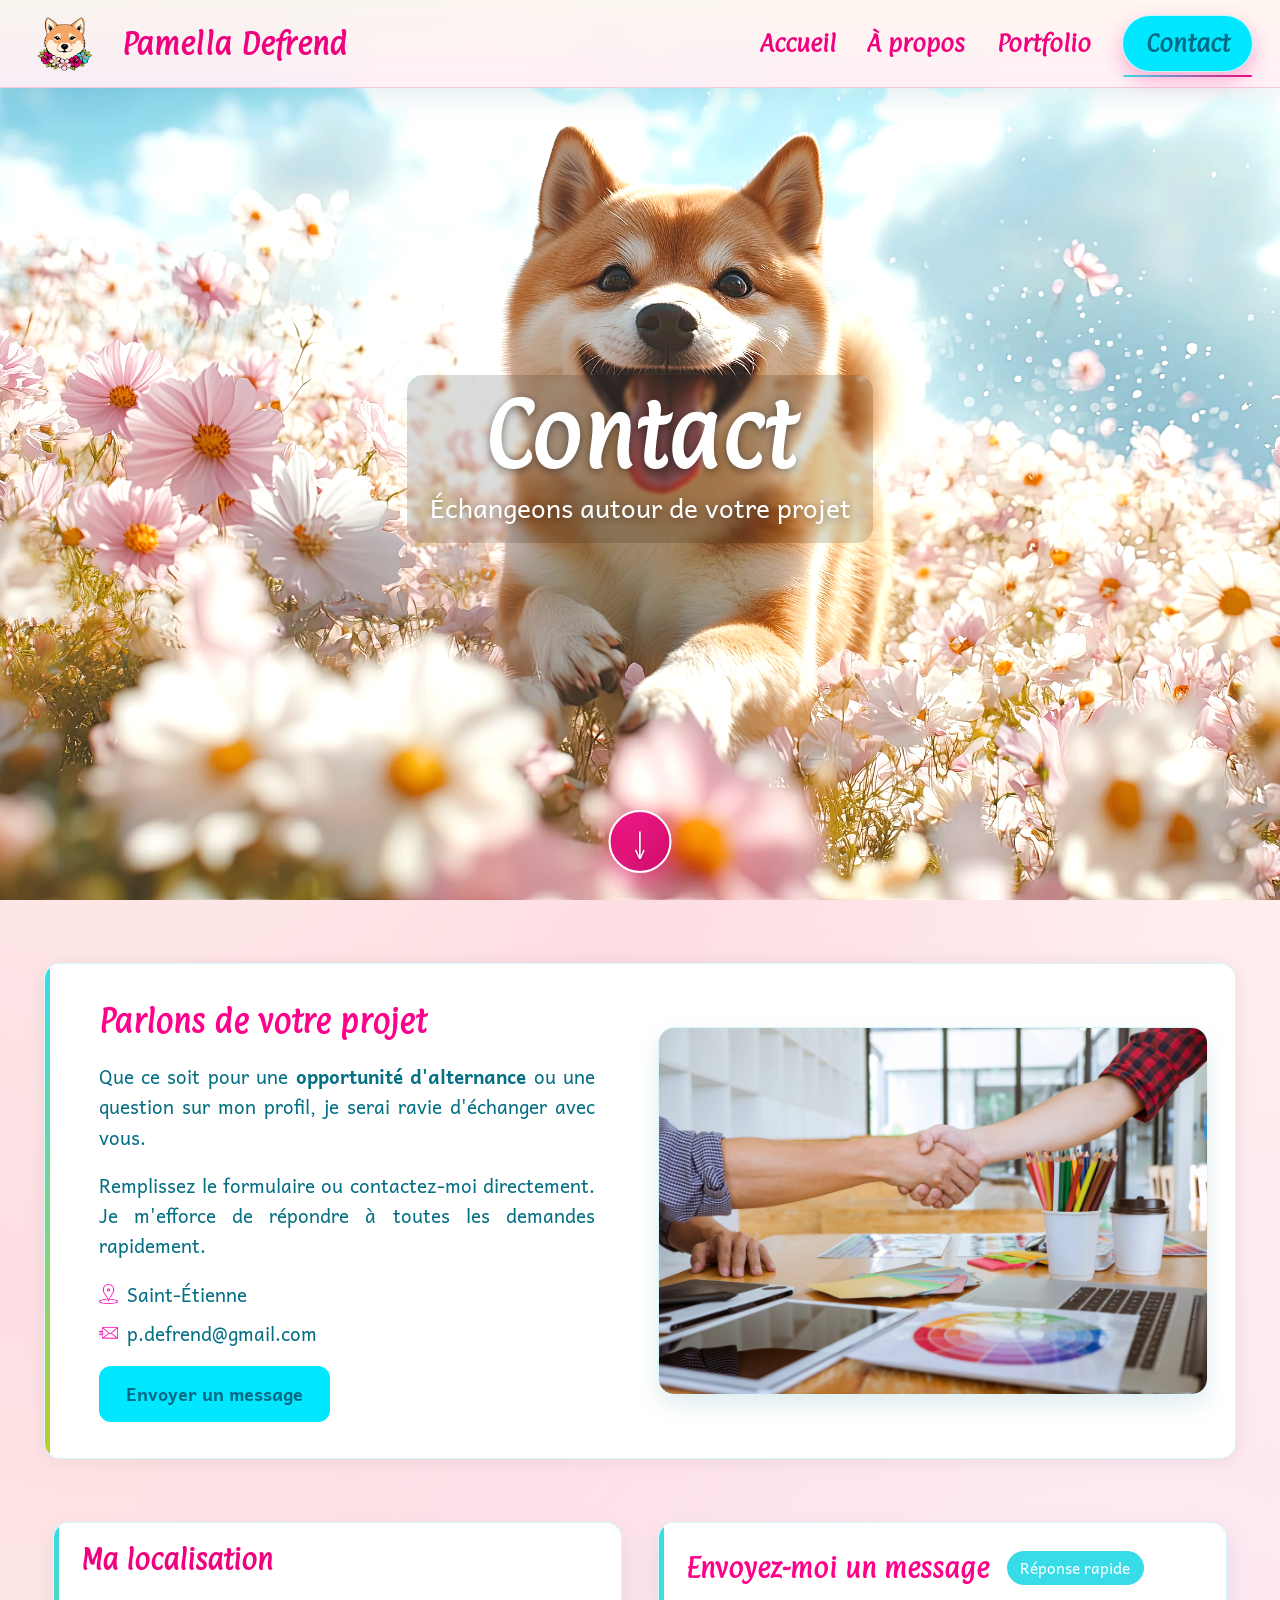
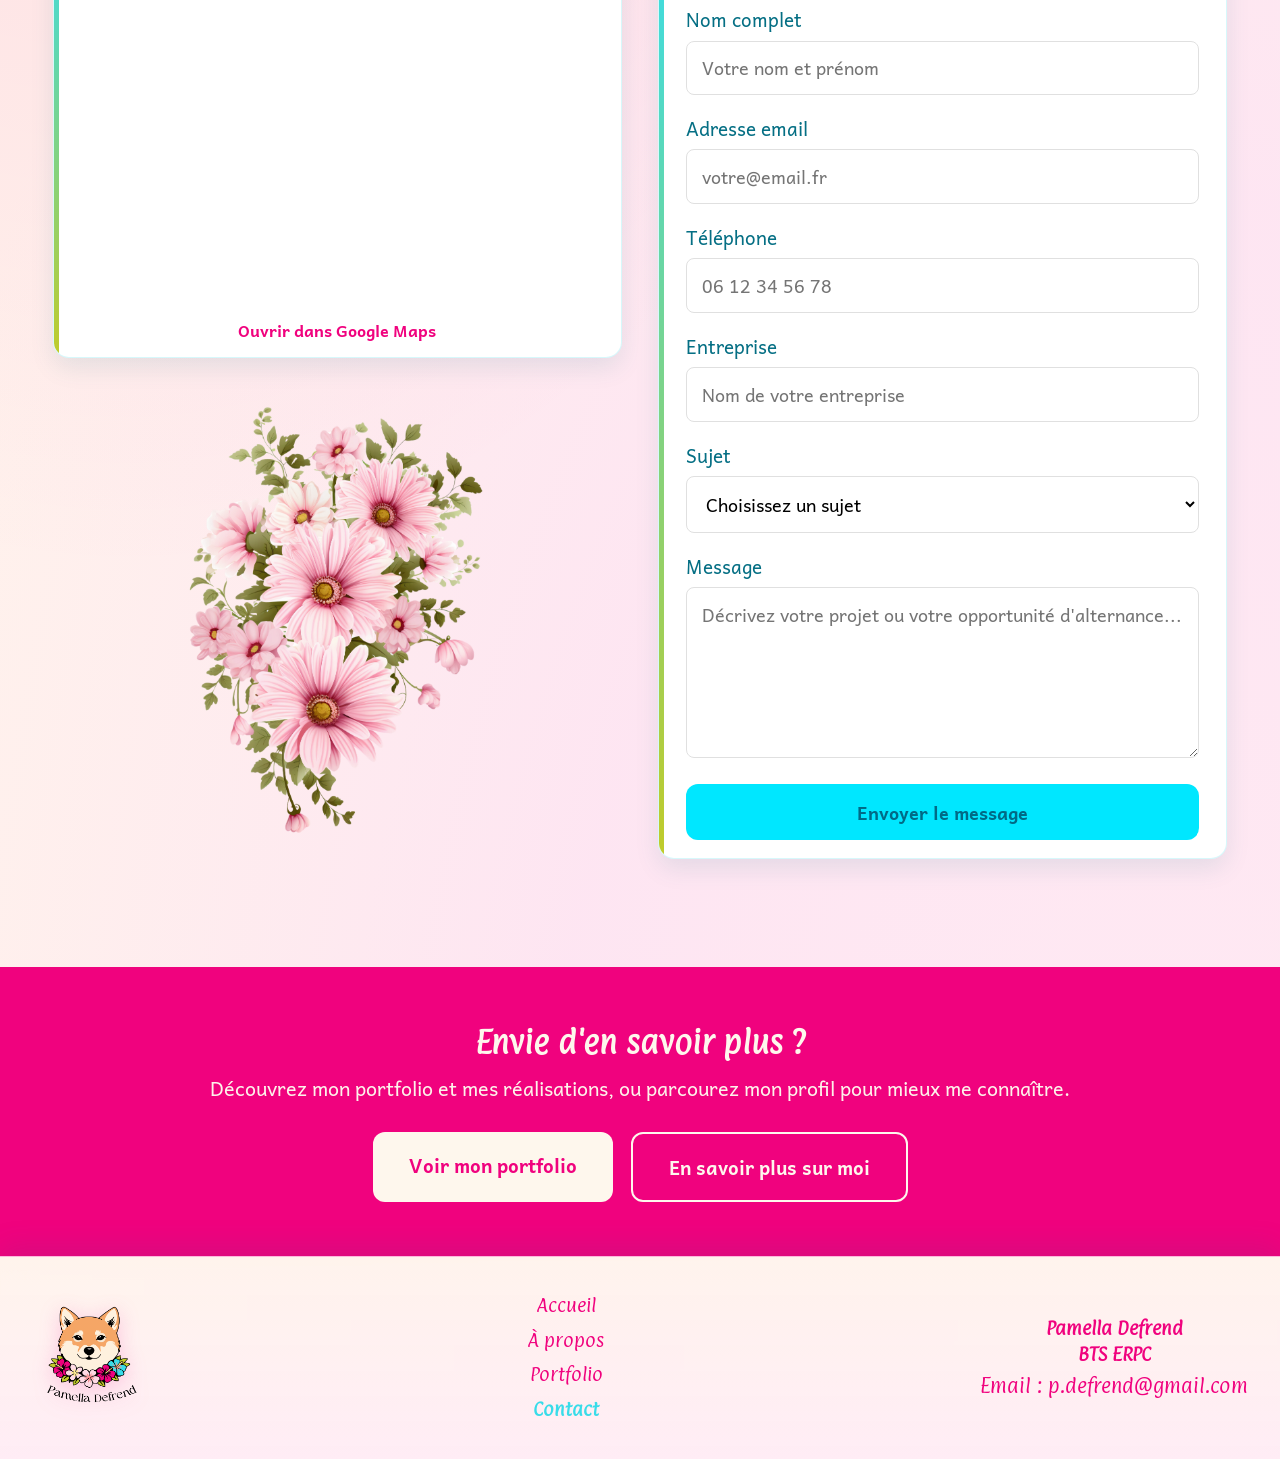
<file: contact.html>
<!DOCTYPE html>
<html lang="fr">
<head>
  <meta charset="UTF-8">
  <meta name="viewport" content="width=device-width, initial-scale=1.0">
  <meta name="description" content="Contactez Pamella pour une opportunité d'alternance en BTS ERPC à Saint-Étienne. Discutons de votre projet.">
  <meta name="theme-color" content="#38DCE9">
  <title>Contact — Pamella</title>
  <link rel="stylesheet" href="css/style.css">
</head>
<body>
  <div class="bg-fixed" aria-hidden="true"></div>
  <a href="#main-content" class="skip-link">Aller au contenu principal</a>
  <header class="header">
    <a href="index.html#top" class="header__brand">
      <img src="images/Logo Shiba secondaire.webp" alt="Logo Pamella Defrend, retour à l'accueil" class="header__logo-img">
      <span class="header__name">Pamella Defrend</span>
    </a>
    <button type="button" class="header__burger" aria-label="Ouvrir le menu" aria-expanded="false" aria-controls="header-nav" id="header-burger">
      <span class="header__burger-line"></span>
      <span class="header__burger-line"></span>
      <span class="header__burger-line"></span>
    </button>
    <nav class="header__nav" id="header-nav">
      <a href="index.html">Accueil</a>
      <a href="about.html">À propos</a>
      <a href="portfolio.html">Portfolio</a>
      <a href="contact.html" class="header__nav-btn active">Contact</a>
    </nav>
  </header>

  <div class="page-banner page-banner--contact" role="banner">
    <img src="images/Banniere/Shiba_gambade_dans_champs_fleuri.webp" alt="Shiba gambadant dans un champ fleuri, bannière Contact" class="page-banner__img" loading="eager" onerror="this.style.display='none'">
    <div class="page-banner__overlay">
      <div class="page-banner__text">
        <h1 class="page-banner__title">Contact</h1>
        <p class="page-banner__tagline">Échangeons autour de votre projet</p>
      </div>
    </div>
    <a href="#main-content" class="page-banner__scroll" aria-label="Descendre au contenu">
      <span class="page-banner__scroll-icon" aria-hidden="true">↓</span>
    </a>
  </div>

  <main id="main-content" class="main main--contact">
    <!-- Section Intro + visuel -->
    <section class="contact-intro-section" aria-labelledby="contact-intro-title">
      <div class="contact-intro-grid">
        <div class="contact-intro-text">
          <h2 id="contact-intro-title" class="contact-intro__title">Parlons de votre projet</h2>
          <p class="contact-intro__paragraph">
            Que ce soit pour une <strong>opportunité d'alternance</strong> ou une question sur mon profil, je serai ravie d'échanger avec vous.
          </p>
          <p class="contact-intro__paragraph">
            Remplissez le formulaire ou contactez-moi directement. Je m'efforce de répondre à toutes les demandes rapidement.
          </p>
          <ul class="contact-intro__list">
            <li><span class="contact-intro__icon" aria-hidden="true"><img src="images/Icones/Lieu.webp" alt="" class="contact-intro__icon-img"></span> Saint-Étienne</li>
            <li><span class="contact-intro__icon" aria-hidden="true"><img src="images/Icones/Mail.webp" alt="" class="contact-intro__icon-img"></span> p.defrend@gmail.com</li>
          </ul>
          <a href="#contact-form" class="btn btn--primary">Envoyer un message</a>
        </div>
        <div class="contact-intro-visual">
          <img src="images/contact/Accord_communication_graphiste.webp" alt="Échange et communication entre graphiste et client, projet professionnel" class="contact-intro__img" loading="lazy" onerror="this.style.display='none'">
        </div>
      </div>
    </section>

    <!-- Section formulaire + infos pratiques -->
    <section id="contact-form" class="contact-form-section" aria-labelledby="contact-form-title">
      <div class="contact-grid">
        <div class="contact-info-column">
          <div class="contact-map-card">
            <h2 class="contact-map__title">Ma localisation</h2>
            <div class="contact-map__wrapper">
              <iframe
                src="https://www.openstreetmap.org/export/embed.html?bbox=4.35%2C45.40%2C4.42%2C45.48&layer=mapnik&marker=45.4397%2C4.3872"
                width="100%"
                height="280"
                style="border:0;"
                loading="lazy"
                title="Carte - Saint-Étienne">
              </iframe>
            </div>
            <a href="https://www.google.com/maps/search/Saint-%C3%89tienne" target="_blank" rel="noopener noreferrer" class="contact-map__link">Ouvrir dans Google Maps</a>
          </div>

          <div class="contact-photo-card">
            <img src="images/contact/Fleurs_roses.webp" alt="Fleurs roses, ambiance contact et bienveillance" class="contact-photo__img" loading="lazy" onerror="this.style.display='none'">
          </div>
        </div>

        <div class="contact-form-wrapper">
          <div class="contact-form__header">
            <h2 id="contact-form-title" class="contact-form__title">Envoyez-moi un message</h2>
            <span class="contact-form__badge">Réponse rapide</span>
          </div>
          <form id="contactForm" class="contact-form" action="https://formspree.io/f/xbdzoylp" method="post" data-no-backend-msg="Créez un formulaire sur Formspree puis remplacez YOUR_FORM_ID dans l'attribut action du formulaire.">
            <div class="form-group">
              <label for="name">Nom complet</label>
              <input type="text" id="name" name="name" required placeholder="Votre nom et prénom" autocomplete="name">
            </div>
            <div class="form-group">
              <label for="email">Adresse email</label>
              <input type="email" id="email" name="email" required placeholder="votre@email.fr" autocomplete="email">
            </div>
            <div class="form-group">
              <label for="phone">Téléphone</label>
              <input type="tel" id="phone" name="phone" placeholder="06 12 34 56 78" autocomplete="tel">
            </div>
            <div class="form-group">
              <label for="company">Entreprise</label>
              <input type="text" id="company" name="company" placeholder="Nom de votre entreprise">
            </div>
            <div class="form-group">
              <label for="subject">Sujet</label>
              <select id="subject" name="subject" required>
                <option value="">Choisissez un sujet</option>
                <option value="alternance">Alternance</option>
                <option value="question">Question sur mon profil</option>
                <option value="autre">Autre</option>
              </select>
            </div>
            <div class="form-group">
              <label for="message">Message</label>
              <textarea id="message" name="message" required placeholder="Décrivez votre projet ou votre opportunité d'alternance..." rows="5"></textarea>
            </div>
            <div class="form-honeypot" aria-hidden="true">
              <label for="website">Ne pas remplir ce champ</label>
              <input type="text" id="website" name="_gotcha" tabindex="-1" autocomplete="off">
            </div>
            <input type="hidden" name="_subject" value="Nouveau message depuis le site portfolio">
            <input type="hidden" name="_language" value="fr">
            <button type="submit" class="btn btn--primary btn--block">Envoyer le message</button>
            <p id="contactFormStatus" class="contact-form__status" role="status" aria-live="polite"></p>
          </form>
        </div>
      </div>
    </section>
  </main>

  <!-- Section CTA pleine largeur -->
  <section class="cta-section" aria-labelledby="titre-cta-contact">
    <div class="cta-section__inner">
      <h2 id="titre-cta-contact" class="cta-section__title">Envie d'en savoir plus ?</h2>
      <p class="cta-section__text">Découvrez mon portfolio et mes réalisations, ou parcourez mon profil pour mieux me connaître.</p>
      <div class="cta-section__buttons">
        <a href="portfolio.html" class="btn btn--primary btn--large">Voir mon portfolio</a>
        <a href="about.html" class="btn btn--secondary btn--large">En savoir plus sur moi</a>
      </div>
    </div>
  </section>

  <footer class="footer">
    <div class="footer__grid">
      <div class="footer__col">
        <a href="index.html#top" class="footer__logo-link"><img src="images/Logo Shiba prinicpal.webp" alt="Logo Pamella Defrend, retour à l'accueil" class="footer__logo-img"></a>
      </div>
      <div class="footer__col">
        <ul class="footer__links">
          <li><a href="index.html">Accueil</a></li>
          <li><a href="about.html">À propos</a></li>
          <li><a href="portfolio.html">Portfolio</a></li>
          <li><a href="contact.html" class="active">Contact</a></li>
        </ul>
      </div>
      <div class="footer__col">
        <span class="footer__title">Pamella Defrend <br> BTS ERPC</span>
        <p class="footer__contact">
          Email : <a href="mailto:p.defrend@gmail.com">p.defrend@gmail.com</a>
        </p>
      </div>
    </div>
  </footer>

  <button type="button" id="scrollToTop" class="scroll-to-top" aria-label="Retour en haut de la page">
    <span aria-hidden="true">↑</span>
  </button>

  <script src="js/main.js"></script>
</body>
</html>
</file>
<file: css/style.css>
/* Police Andika (dossier Police/) pour les textes */
@font-face {
  font-family: 'Andika';
  src: url('../Police/Andika/Andika-Regular.ttf') format('truetype');
  font-weight: 400;
  font-style: normal;
  font-display: swap;
}
@font-face {
  font-family: 'Andika';
  src: url('../Police/Andika/Andika-Bold.ttf') format('truetype');
  font-weight: 700;
  font-style: normal;
  font-display: swap;
}
@font-face {
  font-family: 'Andika';
  src: url('../Police/Andika/Andika-Italic.ttf') format('truetype');
  font-weight: 400;
  font-style: italic;
  font-display: swap;
}
@font-face {
  font-family: 'Andika';
  src: url('../Police/Andika/Andika-BoldItalic.ttf') format('truetype');
  font-weight: 700;
  font-style: italic;
  font-display: swap;
}

/* Police Paprika (dossier Police/Paprika/) pour les titres */
@font-face {
  font-family: 'Paprika';
  src: url('../Police/Paprika/Paprika-Regular.ttf') format('truetype');
  font-weight: 400;
  font-style: normal;
  font-display: swap;
}

/* ===== Variables & base ===== */
:root {
  --color-primary: #00E7FF;
  --color-primary-dark: #00CFE6;
  --color-secondary: #FFB15A;
  --color-text: #006A86;
  --color-text-muted: #006A86;
  --color-bg: #fff;
  --color-bg-alt: #fff;
  --color-border: #e0e0e0;
  --grad-band-start: #00E7FF;
  --grad-band-end: #D6F200;
  --font-sans: 'Andika', sans-serif;
  --font-display: 'Paprika', cursive;
  --font-hand: 'Patrick Hand', cursive;
  --font-fun: 'Chewy', cursive;
  --shadow: 0 2px 12px rgba(0,0,0,0.08);
  --shadow-lg: 0 8px 32px rgba(0,0,0,0.12);
  --radius: 12px;
  --header-height: 88px;
}

*, *::before, *::after { box-sizing: border-box; }

html {
  scroll-behavior: smooth;
  font-family: 'Andika', sans-serif;
  color: #056F84;
  background:
    radial-gradient(120% 95% at 10% 0%, #FFF5EF 0%, rgba(240, 2, 126, 0.08) 45%, rgba(255, 255, 255, 0) 75%),
    radial-gradient(130% 110% at 90% 100%, #FFEAF3 0%, rgba(240, 2, 126, 0.1) 38%, #FFF2EC 78%);
  min-height: 100%;
  font-size: 18px;
}

/* Taille de base augmentée partout sauf header, footer, bannière */
.header, .footer, .page-banner { font-size: 0.8889rem; }

body {
  margin: 0;
  font-family: 'Andika', sans-serif;
  font-size: 1.1rem;
  line-height: 1.6;
  color: #006A86;
  background:
    radial-gradient(120% 95% at 10% 0%, #FFF5EF 0%, rgba(240, 2, 126, 0.08) 45%, rgba(255, 255, 255, 0) 75%),
    radial-gradient(130% 110% at 90% 100%, #FFEAF3 0%, rgba(240, 2, 126, 0.1) 38%, #FFF2EC 78%);
  background-attachment: fixed;
  padding-top: var(--header-height);
  min-height: 100vh;
}

img { max-width: 100%; height: auto; display: block; }
h2 { color: #FF008A; }
h3 { color: #00DDF6; }
a { color: #00C7E0; text-decoration: none; }
a:hover { text-decoration: underline; }

/* ===== Skip link (accessibilité) ===== */
.skip-link {
  position: absolute;
  top: -100px;
  left: 1rem;
  padding: 0.75rem 1rem;
  background: #38DCE9;
  color: #fff;
  font-weight: 600;
  z-index: 9999;
  border-radius: var(--radius);
  transition: top 0.2s;
}
.skip-link:focus {
  top: 1rem;
  outline: 3px solid var(--color-text);
  outline-offset: 2px;
}

/* ===== Fond fixe décoratif (dégradé crème → rose adouci) ===== */
.bg-fixed {
  position: fixed;
  inset: 0;
  background:
    radial-gradient(120% 95% at 10% 0%, #FFF5EF 0%, rgba(240, 2, 126, 0.08) 45%, rgba(255, 255, 255, 0) 75%),
    radial-gradient(130% 110% at 90% 100%, #FFEAF3 0%, rgba(240, 2, 126, 0.1) 38%, #FFF2EC 78%);
  background-attachment: fixed;
  pointer-events: none;
  z-index: 0;
}

/* ===== Header ===== */
.header {
  position: fixed;
  top: 0;
  left: 0;
  right: 0;
  height: var(--header-height);
  display: flex;
  align-items: center;
  justify-content: space-between;
  padding: 0 1.5rem;
  background: linear-gradient(180deg, rgba(255, 246, 239, 0.96), rgba(255, 239, 246, 0.94));
  backdrop-filter: blur(12px);
  border-bottom: 1px solid rgba(240, 2, 126, 0.2);
  box-shadow: 0 10px 28px rgba(5, 111, 132, 0.1);
  z-index: 1000;
}
.header__brand {
  display: flex;
  align-items: center;
  gap: 0.9rem;
  color: #F0027E;
  font-family: 'Paprika', cursive;
  font-weight: 700;
  font-size: 1.45rem;
  transition: transform 0.2s ease, color 0.2s ease;
}
.header__brand:hover {
  text-decoration: none;
  color: #c90268;
  transform: translateY(-1px);
}
.header__logo-img { height: 64px; width: auto; }
.header__burger {
  display: none;
  flex-direction: column;
  justify-content: center;
  gap: 6px;
  width: 48px;
  height: 48px;
  padding: 0;
  border: none;
  background: transparent;
  cursor: pointer;
  border-radius: var(--radius);
}
.header__burger:hover { background: var(--color-bg-alt); }
.header__burger-line {
  display: block;
  width: 24px;
  height: 2.5px;
  background: #F0027E;
  border-radius: 1px;
  transition: transform 0.3s, opacity 0.3s;
}
.header__burger[aria-expanded="true"] .header__burger-line:nth-child(1) {
  transform: translateY(8.5px) rotate(45deg);
}
.header__burger[aria-expanded="true"] .header__burger-line:nth-child(2) {
  opacity: 0;
}
.header__burger[aria-expanded="true"] .header__burger-line:nth-child(3) {
  transform: translateY(-8.5px) rotate(-45deg);
}
.header__nav {
  display: flex;
  align-items: center;
  gap: 1.75rem;
}
.header__nav a {
  position: relative;
  color: #F0027E;
  font-family: 'Paprika', cursive;
  font-size: 1.15rem;
  font-weight: 700;
  text-decoration: none;
  transition: color 0.2s ease;
}
.header__nav a::after {
  content: '';
  position: absolute;
  left: 0;
  right: 0;
  bottom: -0.35rem;
  height: 2px;
  border-radius: 999px;
  background: linear-gradient(90deg, #38DCE9, #F0027E);
  transform: scaleX(0);
  transform-origin: center;
  transition: transform 0.25s ease;
}
.header__nav a:hover {
  color: #38DCE9;
}
.header__nav a:hover::after,
.header__nav a.active::after {
  transform: scaleX(1);
}
.header__nav a.active { color: #38DCE9; font-weight: 600; }
.header__nav-btn {
  font-family: 'Paprika', cursive;
  font-size: 1.1rem;
  padding: 0.6rem 1.25rem !important;
  background: linear-gradient(135deg, #F0027E, #cf026d) !important;
  color: #fff !important;
  border: 1px solid rgba(255, 255, 255, 0.75);
  border-radius: 999px;
  box-shadow: 0 8px 20px rgba(240, 2, 126, 0.3);
}
.header__nav-btn:hover {
  background: linear-gradient(135deg, #ff1a90, #d00272) !important;
  text-decoration: none !important;
  opacity: 1;
  box-shadow: 0 10px 24px rgba(240, 2, 126, 0.4);
}
.header__nav-btn.active { background: #00E7FF !important; color: #006A86 !important; }
.header__nav-btn.active:hover { background: #00CFE6 !important; color: #006A86 !important; text-decoration: none !important; opacity: 0.95; }

@media (max-width: 768px) {
  .header__burger { display: flex; }
  .header__nav {
    position: fixed;
    top: var(--header-height);
    left: 0;
    right: 0;
    flex-direction: column;
    padding: 1.5rem;
    background: rgba(255,255,255,0.98);
    border-bottom: 1px solid var(--color-border);
    gap: 0;
    max-height: 0;
    overflow: hidden;
    opacity: 0;
    transition: max-height 0.3s, opacity 0.3s;
  }
  .header__nav.is-open {
    max-height: 280px;
    opacity: 1;
  }
  .header__nav a {
    padding: 0.75rem 0;
    width: 100%;
    text-align: center;
    border-bottom: 1px solid var(--color-border);
  }
  .header__nav a:last-child { border-bottom: none; }
}

/* ===== Page banner ===== */
.page-banner {
  position: relative;
  min-height: 100vh;
  display: flex;
  align-items: center;
  justify-content: center;
  margin: calc(-1 * var(--header-height)) 0 0;
  padding: 0;
  overflow: hidden;
}
.page-banner__img {
  position: absolute;
  inset: 0;
  width: 100%;
  height: 100%;
  object-fit: cover;
  object-position: center 25%;
  filter: brightness(1.08) contrast(1.02);
}
.page-banner--contact .page-banner__img {
  filter: brightness(1.35) contrast(1.05);
}
.page-banner__overlay {
  position: relative;
  z-index: 1;
  width: 100%;
  display: flex;
  flex-direction: column;
  align-items: center;
  justify-content: center;
  padding: 4rem 1.5rem 3rem;
  color: #fff;
  text-align: center;
}
.page-banner__text {
  max-width: 780px;
  margin: 0 auto;
  padding: 1rem 1.25rem;
  border-radius: 16px;
  background: rgba(0, 0, 0, 0.14);
  backdrop-filter: blur(2px);
}
.page-banner__title {
  margin: 0 0 0.75rem;
  font-family: 'Paprika', cursive;
  font-size: clamp(2.75rem, 7vw, 4.25rem);
  font-weight: 700;
  line-height: 1.1;
  letter-spacing: 0.01em;
  text-shadow: 0 2px 10px rgba(0, 0, 0, 0.45);
}
.page-banner__tagline {
  margin: 0;
  font-size: 1.45rem;
  line-height: 1.35;
  opacity: 1;
  text-shadow: 0 2px 8px rgba(0, 0, 0, 0.4);
}
.page-banner__cta {
  display: flex;
  flex-wrap: wrap;
  gap: 1.25rem;
  justify-content: center;
  margin-top: 2rem;
}
.page-banner__cta .btn {
  padding: 0.95rem 1.85rem;
  font-size: 1.15rem;
}
.page-banner__scroll {
  position: absolute;
  bottom: 1.5rem;
  left: 50%;
  transform: translateX(-50%);
  z-index: 2;
  display: flex;
  align-items: center;
  justify-content: center;
  width: 3.5rem;
  height: 3.5rem;
  color: #fff;
  text-decoration: none;
  border: 2px solid #fff;
  background: linear-gradient(135deg, rgba(240, 2, 126, 0.88), rgba(207, 2, 109, 0.88));
  border-radius: 50%;
  box-shadow: 0 10px 24px rgba(240, 2, 126, 0.45);
  transition: background 0.25s ease, box-shadow 0.25s ease, transform 0.2s ease;
}
.page-banner__scroll:hover {
  text-decoration: none;
  background: linear-gradient(135deg, rgba(255, 26, 144, 0.82), rgba(208, 2, 114, 0.82));
  box-shadow: 0 14px 30px rgba(240, 2, 126, 0.55);
  transform: translateX(-50%) translateY(-2px);
  color: #fff;
}
.page-banner__scroll:focus-visible {
  outline: none;
  box-shadow: 0 0 0 3px rgba(255, 255, 255, 0.75), 0 10px 24px rgba(240, 2, 126, 0.45);
}
.page-banner__scroll-icon {
  font-size: 1.75rem;
  line-height: 1;
  text-shadow: 0 1px 2px rgba(0, 0, 0, 0.25);
  animation: bounce 2s infinite;
}
@keyframes bounce {
  0%, 100% { transform: translateY(0); }
  50% { transform: translateY(4px); }
}

/* ===== Boutons ===== */
.btn {
  display: inline-block;
  padding: 0.75rem 1.5rem;
  font-family: var(--font-sans);
  font-weight: 600;
  font-size: 1rem;
  text-align: center;
  border: none;
  border-radius: var(--radius);
  cursor: pointer;
  transition: background 0.2s, transform 0.15s;
}
.btn:hover { text-decoration: none; transform: translateY(-1px); }
.btn--primary {
  background: #00E7FF;
  color: #006A86;
}
.btn--primary:hover { background: #00CFE6; color: #006A86; }
.btn--secondary {
  background: #fff;
  color: #00C7E0;
  border: 2px solid #00E7FF;
}
.btn--secondary:hover { background: rgba(0, 231, 255, 0.14); }
.btn--banner {
  color: #fff;
  border: 2px solid #fff;
  background: transparent;
}
.btn--banner:hover { background: rgba(255,255,255,0.2); color: #fff; }
.btn--large { padding: 1rem 2rem; font-size: 1.05rem; }
.btn--block { width: 100%; }
.btn--banner.btn--primary { background: rgba(255,255,255,0.2); border-color: #fff; }
.page-banner--home .btn--banner.btn--primary {
  background: linear-gradient(135deg, #F0027E, #cf026d);
  color: #fff;
  border: 2px solid #fff;
  box-shadow: 0 8px 20px rgba(240, 2, 126, 0.35);
  text-shadow: 0 1px 1px rgba(0, 0, 0, 0.2);
}
.page-banner--home .btn--banner.btn--primary:hover {
  background: linear-gradient(135deg, #ff1a90, #d00272);
  color: #fff;
  box-shadow: 0 10px 24px rgba(240, 2, 126, 0.45);
}
.page-banner--home .btn--banner.btn--secondary {
  background: rgba(255, 255, 255, 0.98);
  color: #F0027E;
  border: 2px solid #F0027E;
  box-shadow: 0 8px 20px rgba(0, 0, 0, 0.12);
}
.page-banner--home .btn--banner.btn--secondary:hover {
  background: #fff;
  color: #F0027E;
  box-shadow: 0 10px 24px rgba(0, 0, 0, 0.18);
}

/* ===== Main ===== */
.main {
  position: relative;
  z-index: 1;
  max-width: min(1280px, 96vw);
  margin: 1.5rem auto 2rem;
  padding: 0 1.5rem;
  width: 100%;
  text-align: justify;
}
#main-content {
  scroll-margin-top: calc(var(--header-height) + 1.5rem);
}
.main .skills-block--card,
.main .formation-card-item,
.main .contact-form-wrapper { text-align: left; }
.main .value-card { text-align: center; }
@media (max-width: 768px) {
  .main { margin-left: 0.75rem; margin-right: 0.75rem; margin-top: 1rem; margin-bottom: 1.5rem; padding: 0 1rem; }
}

/* Cadre commun pour chaque section (lisibilité sur le dégradé) */
.main > section,
.portfolio-intro {
  background: #fff;
  border-radius: 16px;
  box-shadow: 0 2px 20px rgba(0, 0, 0, 0.07);
  padding: 2rem 1.5rem;
  margin-bottom: 1.5rem;
}
.main > section.hero { background: transparent !important; box-shadow: none !important; backdrop-filter: none; }
.main > section.bandeau,
.main > section.about-section--skills,
.main > section.about-section--formation,
.main > section.about-section--objectif,
.main > section.section--image-outside,
.main > section.section--highlight { background: transparent !important; box-shadow: none !important; backdrop-filter: none; }
.main > section:last-child,
.main > section:last-of-type { margin-bottom: 0; }
.main > section.index-separator-section { padding-left: 0; padding-right: 0; }
@media (max-width: 768px) {
  .main > section,
  .portfolio-intro { padding: 1.5rem 1rem; border-radius: 12px; margin-bottom: 1.25rem; }
}
.portfolio-intro { max-width: min(1280px, 96vw); margin-left: auto; margin-right: auto; }

/* ===== Hero (accueil) ===== */
.hero {
  padding: 0.5rem 0;
}
.hero--split {
  display: grid;
  gap: 2rem;
  align-items: center;
}
@media (min-width: 769px) {
  .hero--split { grid-template-columns: 1fr 1fr; }
}
.hero__title {
  font-family: 'Paprika', cursive;
  font-size: clamp(1.5rem, 3vw, 2rem);
  margin: 0 0 1rem;
  color: #F0027E;
}
.main--home .hero__content .hero__title {
  text-align: left;
}
.hero__subtitle, .hero__intro, .hero__objective { margin: 0 0 1rem; color: #056F84; font-size: 1.05rem; }
.hero__image-wrapper { border-radius: var(--radius); overflow: hidden; box-shadow: var(--shadow-lg); }
#index .hero__image-wrapper,
.main--home .hero__image-wrapper {
  position: relative;
  box-shadow: 0 14px 32px rgba(5, 111, 132, 0.16);
  border: 1px solid rgba(56, 220, 233, 0.22);
}
.main--home .hero__image-wrapper::before {
  content: '';
  position: absolute;
  inset: 0;
  padding: 5px;
  border-radius: var(--radius);
  background: linear-gradient(135deg, #38DCE9, #C0CB2A);
  mask: linear-gradient(#fff 0 0) content-box, linear-gradient(#fff 0 0);
  -webkit-mask: linear-gradient(#fff 0 0) content-box, linear-gradient(#fff 0 0);
  -webkit-mask-composite: xor;
  mask-composite: exclude;
  pointer-events: none;
  z-index: 2;
  opacity: 0;
  transition: opacity 0.22s ease;
}
.main--home .hero__image-wrapper:hover::before {
  opacity: 1;
}

/* ===== Photo placeholder ===== */
.photo-placeholder {
  position: relative;
  background: var(--color-bg-alt);
  border-radius: var(--radius);
  overflow: hidden;
  aspect-ratio: 4/3;
}
.photo-placeholder--portrait { aspect-ratio: 3/4; }
.photo-placeholder--landscape { aspect-ratio: 16/10; }
.photo-placeholder--alternance { aspect-ratio: 3/1; overflow: hidden; }
.photo-placeholder--alternance .photo-placeholder__img { object-fit: cover; object-position: center 40%; }
.photo-placeholder--objectif { width: 100%; max-width: none; aspect-ratio: auto; }
.photo-placeholder__img {
  width: 100%;
  height: 100%;
  object-fit: cover;
}
.photo-placeholder__fallback {
  display: none;
  position: absolute;
  inset: 0;
  flex-direction: column;
  align-items: center;
  justify-content: center;
  padding: 1rem;
  background: var(--color-bg-alt);
  color: var(--color-text-muted);
  font-size: 0.9rem;
  text-align: center;
}
.photo-placeholder__label { font-weight: 600; color: var(--color-text); }

/* ===== Sections génériques ===== */
.section {
  padding: 0.75rem 0;
}
.section__title {
  font-family: 'Paprika', cursive;
  font-size: clamp(1.5rem, 2.8vw, 1.95rem);
  margin: 0 0 1rem;
}
.section__title--center { text-align: center; }
.section__title--span { display: flex; align-items: center; gap: 0.5rem; flex-wrap: wrap; }
.section__icon { font-size: 1.25rem; }
.section__intro { margin: 0 0 1rem; color: #056F84; font-size: 1.05rem; }
.section__intro--center { text-align: center; max-width: 600px; margin-left: auto; margin-right: auto; }
.section__subtitle { font-weight: 600; margin: 1rem 0 0.5rem; color: #056F84; font-size: 1.05rem; }
.section__list { margin: 0.5rem 0 1rem; padding-left: 0; list-style: none; color: #056F84; font-size: 1.05rem; }
.section__list li::before { content: "\2713\00A0"; color: #38DCE9; font-weight: bold; margin-right: 0.35em; }
.section__outro { margin: 1rem 0; color: #056F84; font-size: 1.05rem; }
.section__link { margin-top: 1rem; display: inline-block; }
.section__cta-center { text-align: center; margin-top: 1.5rem; }
.section--with-image .section__image-wrapper { margin-bottom: 1.5rem; border-radius: var(--radius); overflow: hidden; }
.section--alt { background: rgba(248, 249, 250, 0.8); border-radius: 12px; padding: 2rem 1.5rem; margin: 0 -0.5rem; }
.section--image-outside .section__frame { background: #fff; border-radius: 16px; box-shadow: 0 2px 20px rgba(0, 0, 0, 0.07); padding: 2rem 1.5rem; }
@media (max-width: 768px) {
  .section--image-outside { display: block; }
  .section--image-outside .section__image-wrapper { margin-left: 0; width: 100%; margin-bottom: 1.5rem; min-width: unset; }
  .section--image-outside .section__image-wrapper .photo-placeholder { aspect-ratio: 16/10; min-height: 0; }
  .section--image-outside .section__frame { margin-left: 0; margin-right: 0; }
}
@media (min-width: 769px) {
  .section--with-image {
    display: grid;
    grid-template-columns: 1fr 1fr;
    gap: 2rem;
    align-items: start;
  }
  .section--with-image .section__image-wrapper { margin-bottom: 0; order: 1; grid-column: 1; grid-row: 1 / -1; }
  .section--with-image .section__title { order: 2; grid-column: 2; grid-row: 1; margin-bottom: 0.5rem; }
  .section--with-image .section__content { order: 3; grid-column: 2; grid-row: 2; }
  .section--with-image { row-gap: 0.75rem; }
  .section--with-image.section--alt { grid-template-columns: 1fr 1fr; }
  /* Mon projet pro : cadre blanc pleine largeur, photo à gauche par-dessus sans cacher le contenu */
  .section--image-outside { display: grid; grid-template-columns: 200px 1fr; gap: 0; overflow: visible; padding-left: 0; padding-right: 0; align-items: stretch; position: relative; }
  .section--image-outside .section__image-wrapper {
    margin: 0; margin-left: -1.5rem; width: 200px; min-width: 200px; max-width: none;
    order: 1; grid-column: 1; grid-row: 1 / -1;
    position: relative; z-index: 2; border-radius: 16px 0 0 16px; overflow: hidden; box-shadow: 0 2px 20px rgba(0,0,0,0.08);
  }
  .main--home #projet.section--image-outside .section__image-wrapper::after {
    content: '';
    position: absolute;
    top: 0;
    right: 0;
    bottom: 0;
    width: 5px;
    border-radius: 999px;
    background: linear-gradient(to bottom, #38DCE9, #C0CB2A);
    opacity: 0;
    transition: opacity 0.22s ease;
    z-index: 3;
  }
  .main--home #projet.section--image-outside:hover .section__image-wrapper::after {
    opacity: 1;
  }
  .section--image-outside .section__image-wrapper .photo-placeholder { aspect-ratio: 3/4; height: 100%; min-height: 320px; }
  .section--image-outside .section__image-wrapper .photo-placeholder__img { width: 100%; height: 100%; object-fit: cover; }
  .section--image-outside .section__frame {
    grid-column: 1 / -1; grid-row: 1 / -1;
    margin-right: -1.5rem; margin-left: -1.5rem;
    padding: 2.5rem 3rem 2rem 3rem; padding-left: calc(200px + 3rem);
    background: #fff; border-radius: 16px; box-shadow: 0 2px 20px rgba(0, 0, 0, 0.07);
    position: relative; z-index: 1; align-self: stretch;
  }
  .section--image-outside .section__title { margin-bottom: 0.5rem; }
}
.section--cards { padding: 1rem 0; }
.main > section.section--cards { background: transparent !important; box-shadow: none !important; }
@keyframes indexGradientLineFlow {
  0% { background-position: 0% 0%; }
  50% { background-position: 0% 100%; }
  100% { background-position: 0% 0%; }
}
/* Harmonisation des bandes dégradées (plus saturées) */
.main--home .hero__image-wrapper::before,
.bandeau--about .bandeau__image::before {
  background: linear-gradient(135deg, var(--grad-band-start), var(--grad-band-end));
}
.formation-card-item__image::before {
  background: linear-gradient(90deg, var(--grad-band-start), var(--grad-band-end));
}
.main--home #projet.section--image-outside .section__image-wrapper::after,
#pourquoi .value-card::before,
#atouts .skill-card::before,
#alternance.section--alternance::before,
.main--about #approche.about-section--alt::before,
.main--about #parcours.about-section--alt::before,
.skills-block--card::before,
.objectif__content::before,
.contact-intro-section::before,
.contact-map-card::before,
.contact-form-wrapper::before,
.portfolio-section::before {
  background: linear-gradient(to bottom, var(--grad-band-start), var(--grad-band-end));
}
.value-cards {
  display: grid;
  gap: 1.5rem;
  margin-top: 1.5rem;
  grid-template-columns: repeat(auto-fit, minmax(220px, 1fr));
}
.value-card {
  position: relative;
  overflow: hidden;
  background: #fff;
  padding: 1.5rem;
  border-radius: var(--radius);
  box-shadow: var(--shadow);
  text-align: center;
  border: 1px solid rgba(56, 220, 233, 0.2);
  transition: transform 0.22s ease, box-shadow 0.22s ease, border-color 0.22s ease;
}
#pourquoi .value-card::before {
  content: '';
  position: absolute;
  left: 0;
  top: 0;
  bottom: 0;
  width: 5px;
  border-radius: 16px 0 0 16px;
  background: linear-gradient(to bottom, #38DCE9, #C0CB2A);
  background-size: 100% 220%;
  animation: indexGradientLineFlow 6s ease-in-out infinite;
  opacity: 0;
  transition: opacity 0.22s ease;
}
#pourquoi .value-card:hover {
  transform: translateY(-4px);
  box-shadow: 0 14px 30px rgba(5, 111, 132, 0.15);
  border-color: rgba(240, 2, 126, 0.3);
}
#pourquoi .value-card:hover::before {
  opacity: 1;
}
.value-card__icon {
  width: 3rem;
  height: 3rem;
  margin: 0 auto 0.75rem;
  display: flex;
  align-items: center;
  justify-content: center;
}
.value-card__icon-img {
  width: 100%;
  height: 100%;
  object-fit: contain;
  display: block;
  filter: brightness(0) saturate(100%) invert(13%) sepia(99%) saturate(7348%) hue-rotate(314deg) brightness(108%) contrast(118%);
}
.value-card__title { font-family: 'Paprika', cursive; font-size: 1.2rem; margin: 0 0 0.5rem; color: #38DCE9; text-align: center; }
.value-card__text { margin: 0; font-size: 1.05rem; color: #056F84; }
.section--highlight { background: linear-gradient(135deg, rgba(56, 220, 233, 0.12), rgba(240, 168, 104, 0.08)); border-radius: 12px; padding: 2.5rem 1.5rem; margin: 0 -0.5rem; }
.section--highlight .section__title { text-align: center; }
#atouts.section--highlight { padding-bottom: 1.5rem; }
#atouts .section__cta-center { margin-top: 1rem; margin-bottom: 0; }
.skills-grid {
  display: grid;
  gap: 1rem;
  list-style: none;
  padding: 0;
  margin: 1rem 0 0;
  grid-template-columns: repeat(auto-fill, minmax(260px, 1fr));
}
.section--highlight .skills-grid {
  grid-template-columns: repeat(3, 1fr);
  grid-template-rows: repeat(2, auto);
}
@media (max-width: 768px) {
  .section--highlight .skills-grid { grid-template-columns: 1fr; grid-template-rows: auto; }
}
.skill-card {
  position: relative;
  overflow: hidden;
  background: #fff;
  padding: 1rem 1.25rem;
  border-radius: var(--radius);
  border-left: none;
  box-shadow: var(--shadow);
  color: #056F84;
  font-size: 1.05rem;
  transition: transform 0.2s ease, box-shadow 0.2s ease;
}
#atouts .skill-card::before {
  content: '';
  position: absolute;
  left: 0;
  top: 0;
  bottom: 0;
  width: 4px;
  border-radius: 16px 0 0 16px;
  background: linear-gradient(to bottom, #38DCE9, #C0CB2A);
  background-size: 100% 220%;
  animation: indexGradientLineFlow 6.5s ease-in-out infinite;
}
#atouts .skill-card:hover {
  transform: translateY(-2px);
  box-shadow: 0 10px 22px rgba(5, 111, 132, 0.12);
}
.section--alternance { padding: 2rem 0; }
#alternance.section--alternance { padding-top: 1.5rem; }
#alternance.section--alternance {
  position: relative;
  overflow: hidden;
}
#alternance.section--alternance::before {
  content: '';
  position: absolute;
  left: 0;
  top: 0;
  bottom: 0;
  width: 5px;
  border-radius: 16px 0 0 16px;
  background: linear-gradient(to bottom, #38DCE9, #C0CB2A);
  background-size: 100% 220%;
  animation: indexGradientLineFlow 7s ease-in-out infinite;
}
.section--alternance .section__title { text-align: center; }
#alternance .section__title { margin-bottom: 0.5rem; }
.alternance-block { max-width: min(1280px, 96vw); margin: 0 auto; width: 100%; padding: 0 1.5rem; }
.alternance-card {
  position: relative;
  overflow: visible;
  padding: 2rem 0;
  background: transparent;
  border: none;
  border-radius: 0;
  box-shadow: none;
  backdrop-filter: none;
  padding-left: 1.25rem;
  padding-right: 1.25rem;
}
.alternance-card p { margin: 0 0 1rem; }
.alternance-card p:last-of-type { margin-bottom: 1.5rem; }
.alternance__image-wrapper { margin-top: 1.5rem; overflow: hidden; }
.index-separator-section {
  padding: 1rem 0 1rem;
  padding-left: 0;
  padding-right: 0;
  background: transparent !important;
  box-shadow: none !important;
}
.index-separator-section .alternance-block { padding-left: 0; padding-right: 0; max-width: none; }
.index-separator-image { overflow: hidden; border-radius: 16px; }
.index-separator-image {
  border: 1px solid rgba(255, 255, 255, 0.6);
  box-shadow: 0 14px 30px rgba(5, 111, 132, 0.14);
}
.index-separator-image__img { width: 100%; max-height: 200px; object-fit: cover; border-radius: 16px; }

/* ===== CTA section ===== */
.cta-section {
  position: relative;
  z-index: 2;
  text-align: center;
  padding: 3rem 1.5rem;
  background: #F0027E;
  color: #FEF7ED;
}
.cta-section__inner { max-width: min(1280px, 96vw); margin: 0 auto; padding: 0 1.5rem; }
.cta-section__title { margin: 0 0 0.5rem; font-family: 'Paprika', cursive; font-size: 1.5rem; color: #FEF7ED; }
.cta-section__text { margin: 0 0 1.5rem; opacity: 0.98; max-width: none; color: #FEF7ED; }
.cta-section__buttons { display: flex; flex-wrap: wrap; gap: 1rem; justify-content: center; }
.cta-section .btn--primary { background: #FEF7ED; color: #F0027E; }
.cta-section .btn--primary:hover { background: rgba(254,247,237,0.9); color: #F0027E; }
.cta-section .btn--secondary { border-color: #FEF7ED; color: #FEF7ED; background: transparent; }
.cta-section .btn--secondary:hover { background: rgba(254,247,237,0.2); color: #FEF7ED; }

/* ===== Scroll to top ===== */
.scroll-to-top {
  position: fixed;
  bottom: 1.5rem;
  right: 1.5rem;
  width: 48px;
  height: 48px;
  border-radius: 50%;
  background: #F0027E;
  color: #FEF7ED;
  border: none;
  font-size: 1.25rem;
  cursor: pointer;
  box-shadow: var(--shadow-lg);
  z-index: 100;
  opacity: 0;
  visibility: hidden;
  transition: opacity 0.3s, visibility 0.3s, transform 0.2s;
}
.scroll-to-top.is-visible { opacity: 1; visibility: visible; }
.scroll-to-top:hover { transform: scale(1.05); background: #c90268; color: #FEF7ED; }

/* ===== Footer ===== */
.footer {
  position: relative;
  z-index: 2;
  background: linear-gradient(180deg, rgba(255, 244, 236, 0.95), rgba(255, 236, 245, 0.98));
  backdrop-filter: blur(10px);
  color: #F0027E;
  padding: 2rem 1.5rem;
  margin-top: 0;
  border-top: 1px solid rgba(240, 2, 126, 0.22);
  box-shadow: 0 -10px 28px rgba(5, 111, 132, 0.1);
}
.footer__grid {
  max-width: min(1400px, 95vw);
  margin: 0 auto;
  display: grid;
  gap: 1.5rem;
  grid-template-columns: 1fr;
  text-align: center;
  width: 100%;
}
.footer__col:nth-child(1) { text-align: left; justify-self: start; }
@media (min-width: 600px) {
  .footer__grid { grid-template-columns: auto 1fr auto; align-items: center; }
  .footer__col:nth-child(1) { justify-self: start; }
  .footer__col:nth-child(2) { display: flex; justify-content: center; text-align: center; }
  .footer__col:nth-child(3) { justify-self: end; text-align: center; }
}
.footer a {
  color: #F0027E;
  font-family: 'Paprika', cursive;
  font-weight: 500;
  text-decoration: none;
  transition: color 0.2s ease, opacity 0.2s ease;
}
.footer a:hover { color: #38DCE9; text-decoration: none; opacity: 1; }
.footer__links a.active { color: #38DCE9; font-weight: 600; }
.footer__logo-img {
  height: 120px;
  width: auto;
  filter: drop-shadow(0 4px 10px rgba(240, 2, 126, 0.18));
  transition: transform 0.2s ease, filter 0.2s ease;
}
.footer__logo-link:hover .footer__logo-img {
  transform: translateY(-2px);
  filter: drop-shadow(0 6px 14px rgba(240, 2, 126, 0.24));
}
.footer__links { list-style: none; padding: 0; margin: 0; display: flex; flex-direction: column; gap: 0.5rem; align-items: center; text-align: center; }
.footer__links a { text-align: center; }
.footer__title { font-weight: 600; display: block; margin-bottom: 0.25rem; font-family: 'Paprika', cursive; color: #F0027E; }
.footer__contact { margin: 0; font-size: 0.95rem; color: #F0027E; font-family: 'Paprika', cursive; }

/* ===== About page ===== */
.main--about { padding: 2rem 1.5rem; }
.about-section {
  padding: 1rem 0;
}
.about-section--alt { background: rgba(248, 249, 250, 0.8); border-radius: 12px; padding: 2.5rem 1.5rem; margin: 0 -0.5rem; }
.main--about .about-section--alt {
  position: relative;
  overflow: hidden;
  border: 1px solid rgba(56, 220, 233, 0.2);
  box-shadow: 0 10px 24px rgba(5, 111, 132, 0.1);
}
.main--about #approche.about-section--alt::before {
  content: '';
  position: absolute;
  left: 0;
  top: 0;
  bottom: 0;
  width: 5px;
  border-radius: 12px 0 0 12px;
  background: linear-gradient(to bottom, #38DCE9, #C0CB2A);
}
.main--about #parcours.about-section--alt::before {
  content: '';
  position: absolute;
  left: 0;
  top: 0;
  bottom: 0;
  width: 5px;
  border-radius: 12px 0 0 12px;
  background: linear-gradient(to bottom, #38DCE9, #C0CB2A);
}
.about-section__title { font-family: 'Paprika', cursive; font-size: clamp(1.25rem, 2.5vw, 1.6rem); margin: 0 0 1rem; }
.main--about #approche .about-section__content,
.main--about #parcours,
.main--about #competences {
  padding-left: 1.5rem;
  padding-right: 1.5rem;
}
.main--about #competences {
  margin-left: -0.5rem;
  margin-right: -0.5rem;
}
.main--about #approche .about-section__content .about-section__title {
  text-align: left;
}
@media (max-width: 768px) {
  .main--about #approche .about-section__content,
  .main--about #parcours,
  .main--about #competences {
    padding-left: 0.75rem;
    padding-right: 0.75rem;
  }
}
.about-section__title--center { text-align: center; }
.about-section__icon { font-size: 1.2rem; }
.about-section__intro { margin: 0 0 1rem; color: #056F84; font-size: 1.05rem; }
.about-section__intro--center { text-align: center; max-width: 640px; margin-left: auto; margin-right: auto; }
.about-section__subtitle { font-weight: 600; margin: 1rem 0 0.5rem; color: #056F84; font-size: 1.05rem; }
.about-section__outro { margin: 1rem 0 0; color: #056F84; font-size: 1.05rem; }
.about-content p { margin: 0 0 1rem; color: #056F84; font-size: 1.05rem; }
.about-section--split {
  display: grid;
  gap: 2rem;
  align-items: center;
}
@media (min-width: 769px) {
  .about-section--split { grid-template-columns: 1fr 1fr; }
}
.about-section__image .photo-placeholder { max-width: 380px; margin: 0 auto; }
.bandeau {
  display: grid;
  gap: 0;
  margin: 2rem 0;
  overflow: hidden;
  border-radius: 12px;
  border: 1px solid rgba(56, 220, 233, 0.2);
  box-shadow: 0 10px 24px rgba(5, 111, 132, 0.1);
}
.bandeau--about {
  border: none;
  box-shadow: none;
  background: transparent;
}
@media (min-width: 769px) {
  .bandeau { grid-template-columns: 1fr 1fr; }
}
.bandeau__image { min-height: 220px; }
.bandeau__img { width: 100%; height: 100%; object-fit: cover; }
.bandeau__content { padding: 2rem 1.5rem; background: rgba(248, 249, 250, 0.9); border-radius: 0 0 12px 12px; display: flex; flex-direction: column; justify-content: center; }
.bandeau--about .bandeau__image {
  position: relative;
  border-radius: 12px;
  overflow: hidden;
}
.bandeau--about .bandeau__image::before {
  content: '';
  position: absolute;
  inset: 0;
  padding: 5px;
  border-radius: 12px;
  background: linear-gradient(135deg, #38DCE9, #C0CB2A);
  mask: linear-gradient(#fff 0 0) content-box, linear-gradient(#fff 0 0);
  -webkit-mask: linear-gradient(#fff 0 0) content-box, linear-gradient(#fff 0 0);
  -webkit-mask-composite: xor;
  mask-composite: exclude;
  pointer-events: none;
  z-index: 2;
  opacity: 0;
  transition: opacity 0.22s ease;
}
.bandeau--about .bandeau__image:hover::before {
  opacity: 1;
}
.bandeau--about .bandeau__content { background: transparent; border-radius: 0; }
.bandeau__title { margin: 0 0 0.75rem; font-family: 'Paprika', cursive; font-size: 1.35rem; }
.bandeau__text { margin: 0 0 0.5rem; color: #056F84; font-size: 1.05rem; }
.about-section--skills { padding: 2rem 0; }
.skills-header { text-align: center; margin-bottom: 1.5rem; }
.skills-intro { margin: 0.5rem 0 0; color: #056F84; font-size: 1.05rem; }
.skills-blocks { width: 100%; max-width: none; }
.skills-blocks-row { display: grid; grid-template-columns: 1fr 1fr; gap: 1.5rem; margin-bottom: 2rem; }
.about-section--skills .skills-blocks-row:last-child { margin-bottom: 0; }
@media (max-width: 768px) { .skills-blocks-row { grid-template-columns: 1fr; } }
.skills-block--card { position: relative; overflow: hidden; background: #fff; padding: 1.5rem; border-radius: 16px; box-shadow: 0 2px 20px rgba(0, 0, 0, 0.07); margin-bottom: 0; border: 1px solid rgba(56, 220, 233, 0.18); transition: transform 0.2s ease, box-shadow 0.2s ease, border-color 0.2s ease; }
.skills-block--card::before { content: ''; position: absolute; left: 0; top: 0; bottom: 0; width: 5px; background: linear-gradient(to bottom, #38DCE9, #C0CB2A); border-radius: 16px 0 0 16px; }
.skills-blocks-row .skills-block--card { margin-bottom: 0; }
.main--about .skills-block--card:hover {
  transform: translateY(-3px);
  box-shadow: 0 12px 26px rgba(5, 111, 132, 0.14);
  border-color: rgba(240, 2, 126, 0.22);
}
.skills-block { margin-bottom: 2rem; color: #056F84; }
.skills-block__title {
  font-size: 1.2rem;
  margin: 0 0 0.5rem;
  display: flex;
  flex-direction: column;
  align-items: center;
  gap: 0;
  text-align: center;
  color: #38DCE9;
}
.skills-block__icon {
  width: 3rem;
  height: 3rem;
  margin-bottom: 0.75rem;
  display: inline-flex;
  align-items: center;
  justify-content: center;
  flex-shrink: 0;
}
.skills-block__title-text { line-height: 1.2; }
.skills-block__icon-img {
  width: 100%;
  height: 100%;
  object-fit: contain;
  display: block;
  filter: brightness(0) saturate(100%) invert(13%) sepia(99%) saturate(7348%) hue-rotate(314deg) brightness(108%) contrast(118%);
}
.skills-block__grid { display: grid; gap: 1.5rem; margin-top: 1rem; }
@media (min-width: 600px) { .skills-block__grid { grid-template-columns: 1fr 1fr; } }
.skills-block__col h4 { margin: 0 0 0.5rem; font-size: 1.05rem; color: #056F84; }
.skills-block__col ul { margin: 0; padding-left: 0; list-style: none; color: #056F84; font-size: 1.05rem; }
.skills-block__col ul li::before { content: "\2713\00A0"; color: #38DCE9; font-weight: bold; margin-right: 0.35em; }
.about-list { margin: 0.5rem 0; padding-left: 0; list-style: none; color: #056F84; font-size: 1.05rem; }
.about-list li::before { content: "\2713\00A0"; color: #38DCE9; font-weight: bold; margin-right: 0.35em; }
.about-list li[data-icon]::before { content: "\2713\00A0"; color: #38DCE9; font-weight: bold; margin-right: 0.35em; }
.skills-tags {
  display: flex;
  flex-wrap: wrap;
  gap: 0.5rem;
  list-style: none;
  padding: 0;
  margin: 1rem 0 0;
}
.skills-tags li {
  background: rgba(56, 220, 233, 0.15);
  color: #056F84;
  padding: 0.35rem 0.75rem;
  border-radius: 999px;
  font-size: 1rem;
  border: 1px solid rgba(56, 220, 233, 0.25);
  transition: transform 0.18s ease, background-color 0.18s ease, border-color 0.18s ease, box-shadow 0.18s ease;
}
.skills-tags li:hover {
  transform: translateY(-2px);
  background: rgba(56, 220, 233, 0.28);
  border-color: rgba(240, 2, 126, 0.35);
  box-shadow: 0 6px 14px rgba(5, 111, 132, 0.12);
}
.skills-hero-image { margin: 1.5rem 0; border-radius: var(--radius); overflow: hidden; }
.skills-hero-image img { width: 100%; height: auto; max-height: 200px; object-fit: cover; }
.formation-group-title { font-family: 'Paprika', cursive; font-size: 1.3rem; margin: 2rem 0 1rem; text-align: center; color: #38DCE9; }
.formation-intro { margin-bottom: 1rem; color: #056F84; font-size: 1.05rem; }
.formation-cards {
  display: grid;
  gap: 1.5rem;
  grid-template-columns: repeat(auto-fill, minmax(260px, 1fr));
  margin-top: 1rem;
}
.formation-card-item {
  position: relative;
  background: #fff;
  border-radius: var(--radius);
  overflow: hidden;
  box-shadow: var(--shadow);
  display: flex;
  flex-direction: column;
  border: 1px solid rgba(56, 220, 233, 0.16);
  transition: transform 0.2s ease, box-shadow 0.2s ease, border-color 0.2s ease;
}
.main--about .formation-card-item:hover {
  transform: translateY(-3px);
  box-shadow: 0 12px 26px rgba(5, 111, 132, 0.14);
  border-color: rgba(240, 2, 126, 0.2);
}
.formation-card-item__image {
  aspect-ratio: 16/10;
  background: var(--color-bg-alt);
  position: relative;
  display: flex;
  align-items: center;
  justify-content: center;
  padding: 1rem;
  overflow: hidden;
}
.formation-card-item__image::before {
  content: '';
  position: absolute;
  left: 0;
  top: 0;
  width: 100%;
  height: 4px;
  background: linear-gradient(90deg, #38DCE9, #C0CB2A);
  opacity: 0;
  transition: opacity 0.22s ease;
  z-index: 2;
}
.main--about .formation-card-item:hover .formation-card-item__image::before {
  opacity: 1;
}
.formation-card-item__image::after {
  content: '';
  position: absolute;
  left: 50%;
  bottom: 0;
  width: calc(100% - 2rem);
  height: 2px;
  transform: translateX(-50%);
  border-radius: 999px;
  background: linear-gradient(90deg, rgba(56, 220, 233, 0.2), #38DCE9, rgba(56, 220, 233, 0.2));
}
.formation-card-item__image img { max-height: 80px; width: auto; object-fit: contain; transform: scale(1.5); transform-origin: center center; }
.formation-card-item__image--dark { background: #2a2a2a; }
.formation-card-item__image--large img { max-height: 80px; width: auto; object-fit: contain; transform: scale(1.55); transform-origin: center center; }
.formation-card-item__image--studi img { max-height: 80px; width: auto; object-fit: contain; transform: scale(3.5); transform-origin: center center; }
.formation-card-item__image--nantes img,
.formation-card-item__image--sodexo img { transform: scale(1.05); transform-origin: center center; }
.formation-card-item__image--vedge img { transform: scale(1); transform-origin: center center; }
.formation-card-item__body { padding: 1.25rem; flex: 1; color: #056F84; }
.formation-card-item__title { margin: 0 0 0.5rem; font-size: 1.35rem; color: #C0CB2A; font-weight: 600; }
.formation-card-item__desc { margin: 0; font-size: 1rem; color: #056F84; }
.about-section--formation {
  padding: 0 0 2rem;
  margin-top: -2.25rem;
}
.about-section--formation .about-section__intro--center { max-width: none; text-align: justify; }
.about-section--objectif { padding: 2rem 0; }
.objectif__content {
  position: relative;
  overflow: hidden;
  width: 100%;
  max-width: none;
  padding-left: 1.5rem;
  padding-right: 1.5rem;
  background: #fff;
  border: 1px solid rgba(56, 220, 233, 0.2);
  border-radius: 16px;
  box-shadow: 0 10px 24px rgba(5, 111, 132, 0.1);
  backdrop-filter: blur(4px);
  padding-top: 1.25rem;
  padding-bottom: 1.25rem;
}
.objectif__content::before {
  content: '';
  position: absolute;
  left: 0;
  top: 0;
  bottom: 0;
  width: 5px;
  border-radius: 16px 0 0 16px;
  background: linear-gradient(to bottom, #38DCE9, #C0CB2A);
  background-size: 100% 220%;
  animation: indexGradientLineFlow 7s ease-in-out infinite;
}
.objectif__list { margin: 1rem 0; padding-left: 0; list-style: none; color: #056F84; font-size: 1.05rem; }
.objectif__list li::before { content: "\2713\00A0"; color: #38DCE9; font-weight: bold; margin-right: 0.35em; }
.objectif__image { margin-top: 1.5rem; }
@media (max-width: 768px) {
  .objectif__content {
    padding-left: 0.75rem;
    padding-right: 0.75rem;
  }
}

/* ===== Contact page ===== */
.main--contact {
  max-width: min(1280px, 96vw);
  padding: 2rem 1.5rem;
}
.main--contact > section.contact-form-section { background: transparent !important; box-shadow: none !important; backdrop-filter: none; }
.contact-intro-section {
  position: relative;
  overflow: hidden;
  background: rgba(248, 249, 250, 0.8);
  border-radius: 12px;
  border: 1px solid rgba(56, 220, 233, 0.2);
  box-shadow: 0 10px 24px rgba(5, 111, 132, 0.1);
  backdrop-filter: blur(4px);
  padding: 2.5rem 1.5rem;
  margin: 0 -0.5rem;
}
.contact-intro-section::before {
  content: '';
  position: absolute;
  left: 0;
  top: 0;
  bottom: 0;
  width: 5px;
  border-radius: 12px 0 0 12px;
  background: linear-gradient(to bottom, #38DCE9, #C0CB2A);
}
.contact-intro-text {
  padding-left: 1.5rem;
  padding-right: 1.5rem;
}
.contact-intro-grid {
  display: grid;
  gap: 2rem;
  align-items: center;
}
@media (min-width: 769px) { .contact-intro-grid { grid-template-columns: 1fr 1fr; } }
@media (max-width: 768px) {
  .contact-intro-text {
    padding-left: 0.75rem;
    padding-right: 0.75rem;
  }
}
.contact-intro__title { font-family: 'Paprika', cursive; font-size: 1.5rem; margin: 0 0 1rem; }
.contact-intro__paragraph { margin: 0 0 1rem; color: #056F84; font-size: 1.05rem; }
.contact-intro__list { list-style: none; padding: 0; margin: 1rem 0; }
.contact-intro__list li { margin: 0.5rem 0; display: flex; align-items: center; gap: 0.5rem; color: #056F84; font-size: 1.05rem; }
.contact-intro__icon {
  width: 1.1rem;
  height: 1.1rem;
  display: inline-flex;
  align-items: center;
  justify-content: center;
  flex-shrink: 0;
}
.contact-intro__icon-img {
  width: 100%;
  height: 100%;
  object-fit: contain;
  display: block;
  filter: brightness(0) saturate(100%) invert(13%) sepia(99%) saturate(7348%) hue-rotate(314deg) brightness(108%) contrast(118%);
}
.contact-intro__img { width: 100%; border-radius: var(--radius); }
.contact-intro-visual {
  border-radius: 16px;
  overflow: hidden;
  border: 1px solid rgba(56, 220, 233, 0.2);
  box-shadow: 0 10px 22px rgba(5, 111, 132, 0.12);
}
.main--contact > section.contact-form-section {
  padding-top: 2rem;
  padding-bottom: 2rem;
  padding-left: 0;
  padding-right: 0;
}
.contact-grid {
  display: grid;
  gap: 2rem;
  width: 100%;
  max-width: 100%;
  box-sizing: border-box;
  align-items: start;
}
@media (min-width: 769px) { .contact-grid { grid-template-columns: minmax(0, 1fr) minmax(0, 1fr); } }
.contact-info-column { min-width: 0; }
.contact-form-wrapper { min-width: 0; }
.contact-map-card {
  position: relative;
  overflow: hidden;
  background: #fff;
  border: 1px solid rgba(56, 220, 233, 0.2);
  border-radius: 16px;
  box-shadow: 0 10px 24px rgba(5, 111, 132, 0.1);
  transition: transform 0.22s ease, box-shadow 0.22s ease, border-color 0.22s ease;
}
.contact-map-card::before {
  content: '';
  position: absolute;
  left: 0;
  top: 0;
  bottom: 0;
  width: 5px;
  border-radius: 16px 0 0 16px;
  background: linear-gradient(to bottom, #38DCE9, #C0CB2A);
}
.contact-map-card:hover {
  transform: translateY(-2px);
  box-shadow: 0 12px 26px rgba(5, 111, 132, 0.14);
  border-color: rgba(240, 2, 126, 0.22);
}
.contact-photo-card {
  overflow: hidden;
  margin-top: 2rem;
}
.contact-map__title { margin: 0 0 1rem; padding: 1rem 1.5rem 0; font-family: 'Paprika', cursive; font-size: 1.35rem; color: #F0027E; }
.contact-map__wrapper { padding: 0 1.5rem 1rem; }
.contact-map__link {
  display: block;
  padding: 0.75rem 1.5rem;
  font-size: 0.9rem;
  text-align: center;
  color: #F0027E;
  font-weight: 600;
  transition: color 0.2s ease, background-color 0.2s ease;
}
.contact-map__link:hover {
  background: rgba(240, 2, 126, 0.08);
  color: #c90268;
}
.contact-photo__img { width: 100%; max-width: 380px; height: auto; display: block; margin: 0 auto; }
.contact-form-wrapper {
  position: relative;
  overflow: hidden;
  background: #fff;
  border: 1px solid rgba(56, 220, 233, 0.2);
  border-radius: 16px;
  box-shadow: 0 10px 24px rgba(5, 111, 132, 0.1);
  padding: 1.5rem 1.5rem 1rem;
  transition: transform 0.22s ease, box-shadow 0.22s ease, border-color 0.22s ease;
}
.contact-form-wrapper::before {
  content: '';
  position: absolute;
  left: 0;
  top: 0;
  bottom: 0;
  width: 5px;
  border-radius: 16px 0 0 16px;
  background: linear-gradient(to bottom, #38DCE9, #C0CB2A);
}
.contact-form-wrapper:hover {
  transform: translateY(-2px);
  box-shadow: 0 12px 26px rgba(5, 111, 132, 0.14);
  border-color: rgba(240, 2, 126, 0.22);
}
.contact-form__header { display: flex; align-items: center; gap: 1rem; flex-wrap: wrap; margin-bottom: 1rem; }
.contact-form .btn { margin-bottom: 0; }
.contact-form__title { margin: 0; font-family: 'Paprika', cursive; font-size: 1.25rem; }
.contact-form__badge { background: #38DCE9; color: #fff; padding: 0.25rem 0.75rem; border-radius: 999px; font-size: 0.85rem; }
.form-group { margin-bottom: 1rem; }
.form-group label { display: block; margin-bottom: 0.35rem; font-weight: 500; color: #056F84; font-size: 1.05rem; }
.form-group input,
.form-group select,
.form-group textarea {
  width: 100%;
  padding: 0.65rem 0.85rem;
  border: 1px solid var(--color-border);
  border-radius: 8px;
  background: rgba(255, 255, 255, 0.92);
  font-family: var(--font-sans);
  font-size: 1rem;
  transition: border-color 0.2s ease, box-shadow 0.2s ease, background-color 0.2s ease;
}
.form-group input:focus,
.form-group select:focus,
.form-group textarea:focus {
  outline: none;
  border-color: #38DCE9;
  box-shadow: 0 0 0 3px rgba(56, 220, 233, 0.2);
}
.form-group textarea { min-height: 120px; resize: vertical; }
.form-honeypot {
  position: absolute !important;
  left: -9999px !important;
  width: 1px !important;
  height: 1px !important;
  overflow: hidden !important;
}
.contact-form__status {
  margin: 0.9rem 0 0;
  padding: 0.7rem 0.85rem;
  border-radius: 8px;
  font-size: 0.95rem;
  font-weight: 600;
  display: none;
}
.contact-form__status.is-visible { display: block; }
.contact-form__status--loading {
  background: rgba(0, 231, 255, 0.12);
  color: #006A86;
  border: 1px solid rgba(0, 231, 255, 0.35);
}
.contact-form__status--success {
  background: rgba(192, 203, 42, 0.16);
  color: #5b6400;
  border: 1px solid rgba(192, 203, 42, 0.45);
}
.contact-form__status--error {
  background: rgba(240, 2, 126, 0.1);
  color: #9a024f;
  border: 1px solid rgba(240, 2, 126, 0.32);
}
@media (max-width: 768px) {
  .contact-map__title { padding-left: 0.75rem; padding-right: 0.75rem; }
  .contact-map__wrapper { padding-left: 0.75rem; padding-right: 0.75rem; }
  .contact-map__link { padding-left: 0.75rem; padding-right: 0.75rem; }
  .contact-form-wrapper { padding-left: 0.75rem; padding-right: 0.75rem; }
}

/* ===== Portfolio page ===== */
.main--portfolio { max-width: min(1280px, 96vw); padding: 0.75rem 1.5rem 2rem; }
.portfolio-intro {
  padding: 1.25rem 1.5rem 2rem;
  background: rgba(255, 255, 255, 0.62) !important;
  box-shadow: 0 10px 24px rgba(5, 111, 132, 0.1) !important;
  border: 1px solid rgba(56, 220, 233, 0.2);
  border-radius: 16px;
  backdrop-filter: blur(4px);
  text-align: center;
  margin-top: 0;
  margin-left: -0.5rem;
  margin-right: -0.5rem;
}
.portfolio-intro__inner { max-width: 800px; margin: 0 auto; }
.portfolio-intro__title { font-family: 'Paprika', cursive; font-size: 1.5rem; margin: 0 0 0.5rem; text-align: center; }
.portfolio-intro__text { margin: 0 0 1.5rem; color: #056F84; font-size: 1.05rem; }
.portfolio-intro__shortcuts {
  display: flex;
  flex-wrap: wrap;
  gap: 1rem;
  justify-content: center;
}
.portfolio-intro__shortcut {
  display: flex;
  flex-direction: column;
  align-items: center;
  gap: 0.5rem;
  padding: 1rem;
  background: #fff;
  border-radius: var(--radius);
  box-shadow: var(--shadow);
  color: var(--color-text);
  max-width: 140px;
}
.portfolio-intro__shortcut:hover { text-decoration: none; box-shadow: var(--shadow-lg); }
.portfolio-intro__shortcut img { width: 64px; height: 64px; object-fit: cover; border-radius: 8px; }
.portfolio-intro__shortcut--fallback img { display: none; }
.portfolio-intro__shortcut-label { font-size: 1rem; font-weight: 500; text-align: center; color: #056F84; }
.portfolio-section {
  position: relative;
  overflow: hidden;
  padding: 1.5rem;
  margin-bottom: 1.25rem;
  background: rgba(255, 255, 255, 0.62);
  border: 1px solid rgba(56, 220, 233, 0.18);
  border-radius: 16px;
  box-shadow: 0 10px 24px rgba(5, 111, 132, 0.1);
  backdrop-filter: blur(4px);
  transition: transform 0.22s ease, box-shadow 0.22s ease, border-color 0.22s ease;
}
.portfolio-section::before {
  content: '';
  position: absolute;
  left: 0;
  top: 0;
  bottom: 0;
  width: 5px;
  border-radius: 16px 0 0 16px;
  background: linear-gradient(to bottom, #38DCE9, #C0CB2A);
}
.portfolio-section:hover {
  transform: translateY(-3px);
  box-shadow: 0 14px 30px rgba(5, 111, 132, 0.14);
  border-color: rgba(240, 2, 126, 0.22);
}
.portfolio-section:last-of-type { margin-bottom: 0; }
.portfolio-section--alt { background: rgba(248, 249, 250, 0.72); border-radius: 16px; }
.portfolio-section__header { text-align: center; margin-bottom: 1.5rem; }
.portfolio-section__top {
  display: grid;
  gap: 1.5rem;
}
@media (min-width: 769px) { .portfolio-section__top { grid-template-columns: 1fr 1fr; align-items: stretch; } .portfolio-section__content { display: flex; flex-direction: column; min-height: 100%; padding-bottom: 2rem; } .portfolio-section__text { flex: 1; display: flex; flex-direction: column; } .portfolio-section__site-link { margin-top: auto; padding-bottom: 0.5rem; } }
.portfolio-section__main-image { border-radius: var(--radius); overflow: hidden; }
.portfolio-section--no-main-image .portfolio-section__main-image { display: none; }
@media (min-width: 769px) { .portfolio-section--image-right .portfolio-section__main-image { align-self: center; } .portfolio-section__top--image-right .portfolio-section__main-image { align-self: center; } }

/* Carousel image avec flèches sur les côtés (ex. Château de Bourgon) */
.portfolio-image-carousel { position: relative; width: 100%; }
.portfolio-image-carousel__slides { width: 100%; }
.portfolio-image-carousel__slide { display: none; width: 100%; }
.portfolio-image-carousel__slide.is-active { display: block; }
.portfolio-image-carousel__slide .portfolio-lightbox-trigger { display: block; width: 100%; }
.portfolio-image-carousel__slide img { width: 100%; height: auto; display: block; }
.portfolio-image-carousel__prev,
.portfolio-image-carousel__next {
  position: absolute; top: 50%; transform: translateY(-50%);
  width: 44px; height: 44px; border-radius: 50%; border: 2px solid #38DCE9;
  background: rgba(255, 255, 255, 0.95); color: #38DCE9; font-size: 1.25rem;
  cursor: pointer; padding: 0; display: flex; align-items: center; justify-content: center;
  transition: background 0.2s, color 0.2s, border-color 0.2s; z-index: 2;
}
.portfolio-image-carousel__prev { left: 0.5rem; }
.portfolio-image-carousel__next { right: 0.5rem; }
.portfolio-image-carousel__prev:hover,
.portfolio-image-carousel__next:hover { background: #00E7FF; color: #006A86; border-color: #00E7FF; }
.portfolio-lightbox-trigger {
  display: block;
  width: 100%;
  padding: 0;
  border: none;
  background: none;
  cursor: pointer;
  text-align: left;
}
.portfolio-lightbox-trigger img { width: 100%; height: auto; }
.portfolio-section__main-image img {
  transition: transform 0.35s ease, filter 0.35s ease;
}
.portfolio-lightbox-trigger:hover img {
  transform: scale(1.02);
  filter: saturate(1.03);
}
.portfolio-section__title { font-family: 'Paprika', cursive; font-size: 1.35rem; margin: 0 0 0.25rem; text-align: center; }
.portfolio-section__subtitle { margin: 1.9rem 0 1.5rem; font-size: 1.2rem; color: #38DCE9; text-align: left; font-weight: 700; }
.portfolio-section__header .portfolio-section__subtitle { margin: 0.35rem 0 0; text-align: center; }
.portfolio-section__text-block { margin-bottom: 1rem; color: #056F84; font-size: 1.05rem; }
.portfolio-section__text-label { display: block; font-weight: 600; margin-bottom: 0.25rem; font-size: 1.2rem; color: #C0CB2A; }
.portfolio-section__text-block p { margin: 0; color: #056F84; }
.portfolio-section__site-link { margin-top: 3.5rem; margin-bottom: 0.5rem; text-align: center; padding-top: 1rem; }
.portfolio-section__site-btn {
  display: inline-block;
  padding: 0.9rem 2rem;
  background: linear-gradient(135deg, #F0027E, #cf026d);
  color: #fff !important;
  font-size: 1.2rem;
  font-weight: 700;
  font-family: 'Andika', sans-serif;
  text-decoration: none;
  border-radius: 10px;
  border: none;
  cursor: pointer;
  box-shadow: 0 10px 20px rgba(240, 2, 126, 0.28);
  transition: background 0.22s, box-shadow 0.22s, transform 0.22s;
}
.portfolio-section__site-btn:hover {
  background: linear-gradient(135deg, #ff1a90, #d00272);
  color: #fff !important;
  box-shadow: 0 12px 24px rgba(240, 2, 126, 0.4);
  transform: translateY(-1px);
}
.portfolio-thumbs-carousel {
  display: flex;
  align-items: center;
  gap: 0.5rem;
  margin-top: 1.5rem;
}
.portfolio-thumbs-carousel__prev,
.portfolio-thumbs-carousel__next {
  flex-shrink: 0;
  width: 44px;
  height: 44px;
  border-radius: 50%;
  border: 2px solid #38DCE9;
  background: rgba(255, 255, 255, 0.95);
  color: #38DCE9;
  cursor: pointer;
  padding: 0;
  display: flex;
  align-items: center;
  justify-content: center;
  font-size: 1.25rem;
  transition: background 0.2s, color 0.2s, border-color 0.2s;
}
.portfolio-thumbs-carousel__prev:hover,
.portfolio-thumbs-carousel__next:hover { background: #00E7FF; color: #006A86; border-color: #00E7FF; }
.portfolio-section__thumbs {
  overflow: hidden;
  flex: 1;
  min-width: 0;
  container-type: inline-size;
  container-name: thumbs;
}
.portfolio-section__thumbs-track {
  display: flex;
  gap: 0.75rem;
  overflow-x: auto;
  scroll-snap-type: x mandatory;
  padding: 0.25rem 0;
  scrollbar-width: none;
  -ms-overflow-style: none;
}
.portfolio-section__thumbs-track::-webkit-scrollbar { display: none; }
.portfolio-thumb {
  flex-shrink: 0;
  padding: 0;
  border: 1px solid rgba(56, 220, 233, 0.2);
  background: none;
  cursor: pointer;
  border-radius: 8px;
  overflow: hidden;
  scroll-snap-align: start;
  width: 280px;
  min-width: 280px;
  transition: transform 0.2s ease, box-shadow 0.2s ease, border-color 0.2s ease;
}
.portfolio-thumb:hover {
  transform: translateY(-2px);
  box-shadow: 0 8px 18px rgba(5, 111, 132, 0.16);
  border-color: rgba(240, 2, 126, 0.35);
}
.portfolio-thumb img { width: 100%; height: 280px; object-fit: cover; }
.portfolio-section--tall-thumbs .portfolio-thumb img { height: 320px; }
@container thumbs (min-width: 200px) {
  .portfolio-thumb {
    width: calc(50cqw - 0.375rem);
    min-width: calc(50cqw - 0.375rem);
  }
}
@supports not (container-type: inline-size) {
  .portfolio-section__thumbs { max-width: calc(2 * 280px + 0.75rem); }
}
@media (max-width: 600px) {
  .portfolio-thumb img { height: 220px; }
  .portfolio-section--tall-thumbs .portfolio-thumb img { height: 260px; }
}
@supports not (container-type: inline-size) {
  @media (max-width: 600px) {
    .portfolio-section__thumbs { max-width: calc(2 * 240px + 0.75rem); }
    .portfolio-thumb { width: 240px; min-width: 240px; }
  }
}
.portfolio-section__bottom-image { margin-top: 1.5rem; border-radius: var(--radius); overflow: hidden; }
.portfolio-section__bottom-image .portfolio-lightbox-trigger { display: block; }
.portfolio-section__bottom-image img { width: 100%; height: auto; }

/* ===== Lightbox ===== */
.lightbox {
  position: fixed;
  inset: 0;
  background: rgba(0,0,0,0.9);
  z-index: 9999;
  display: flex;
  align-items: center;
  justify-content: center;
  padding: 3rem;
  opacity: 0;
  visibility: hidden;
  transition: opacity 0.3s, visibility 0.3s;
}
.lightbox.is-open { opacity: 1; visibility: visible; }
.lightbox__close,
.lightbox__prev,
.lightbox__next {
  position: absolute;
  padding: 0.5rem 1rem;
  background: rgba(255,255,255,0.15);
  color: #fff;
  border: none;
  font-size: 1.5rem;
  cursor: pointer;
  border-radius: var(--radius);
  transition: background 0.2s;
}
.lightbox__close:hover,
.lightbox__prev:hover,
.lightbox__next:hover { background: rgba(255,255,255,0.25); }
.lightbox__close { top: 1rem; right: 1rem; }
.lightbox__prev { left: 1rem; top: 50%; transform: translateY(-50%); }
.lightbox__next { right: 1rem; top: 50%; transform: translateY(-50%); }
.lightbox__content { max-width: 90vw; max-height: 85vh; }
.lightbox__img { max-width: 100%; max-height: 85vh; width: auto; height: auto; object-fit: contain; }

/* ===== Responsive global improvements ===== */
@media (max-width: 1024px) {
  .main,
  .main--about,
  .main--contact,
  .main--portfolio {
    padding-left: 1rem;
    padding-right: 1rem;
  }
  .section--with-image,
  .about-section--split,
  .contact-intro-grid,
  .contact-grid,
  .portfolio-section__top {
    gap: 1.25rem;
  }
}

@media (max-width: 768px) {
  body { font-size: 1rem; }
  .main { text-align: left; }

  .page-banner {
    min-height: 86vh;
  }
  .page-banner__overlay {
    padding: 3.25rem 1rem 2.5rem;
  }
  .page-banner__text {
    padding: 0.85rem 0.95rem;
  }
  .page-banner__tagline {
    font-size: 1.1rem;
  }
  .page-banner__cta {
    width: 100%;
    flex-direction: column;
    gap: 0.8rem;
  }
  .page-banner__cta .btn {
    width: 100%;
    max-width: 360px;
    margin: 0 auto;
  }

  .section--alt,
  .about-section--alt,
  .contact-intro-section,
  .portfolio-intro,
  .main--about #competences,
  .main--home #projet.section--image-outside .section__frame {
    margin-left: 0 !important;
    margin-right: 0 !important;
  }

  .section--image-outside .section__frame,
  .objectif__content,
  .contact-form-wrapper,
  .contact-map-card,
  .portfolio-section {
    padding: 1rem;
  }

  .value-cards,
  .skills-grid,
  .formation-cards,
  .portfolio-intro__shortcuts {
    grid-template-columns: 1fr;
  }

  .footer {
    padding: 1.5rem 1rem;
  }
  .footer__col:nth-child(1),
  .footer__col:nth-child(3) {
    justify-self: center;
    text-align: center;
  }
  .footer__logo-img {
    height: 88px;
  }

  .lightbox {
    padding: 1rem;
  }
  .lightbox__content,
  .lightbox__img {
    max-height: 78vh;
  }
}

@media (max-width: 480px) {
  .header__name {
    font-size: 0.95rem;
  }
  .header__logo-img {
    height: 44px;
  }
  .page-banner__scroll {
    width: 3rem;
    height: 3rem;
    bottom: 1rem;
  }
  .page-banner__scroll-icon {
    font-size: 1.45rem;
  }
  .contact-map__wrapper iframe {
    height: 220px;
  }
  .portfolio-image-carousel__prev,
  .portfolio-image-carousel__next,
  .portfolio-thumbs-carousel__prev,
  .portfolio-thumbs-carousel__next {
    width: 38px;
    height: 38px;
    font-size: 1.05rem;
  }
  .scroll-to-top {
    width: 2.6rem;
    height: 2.6rem;
    bottom: 1rem;
    right: 1rem;
  }
}
</file>
